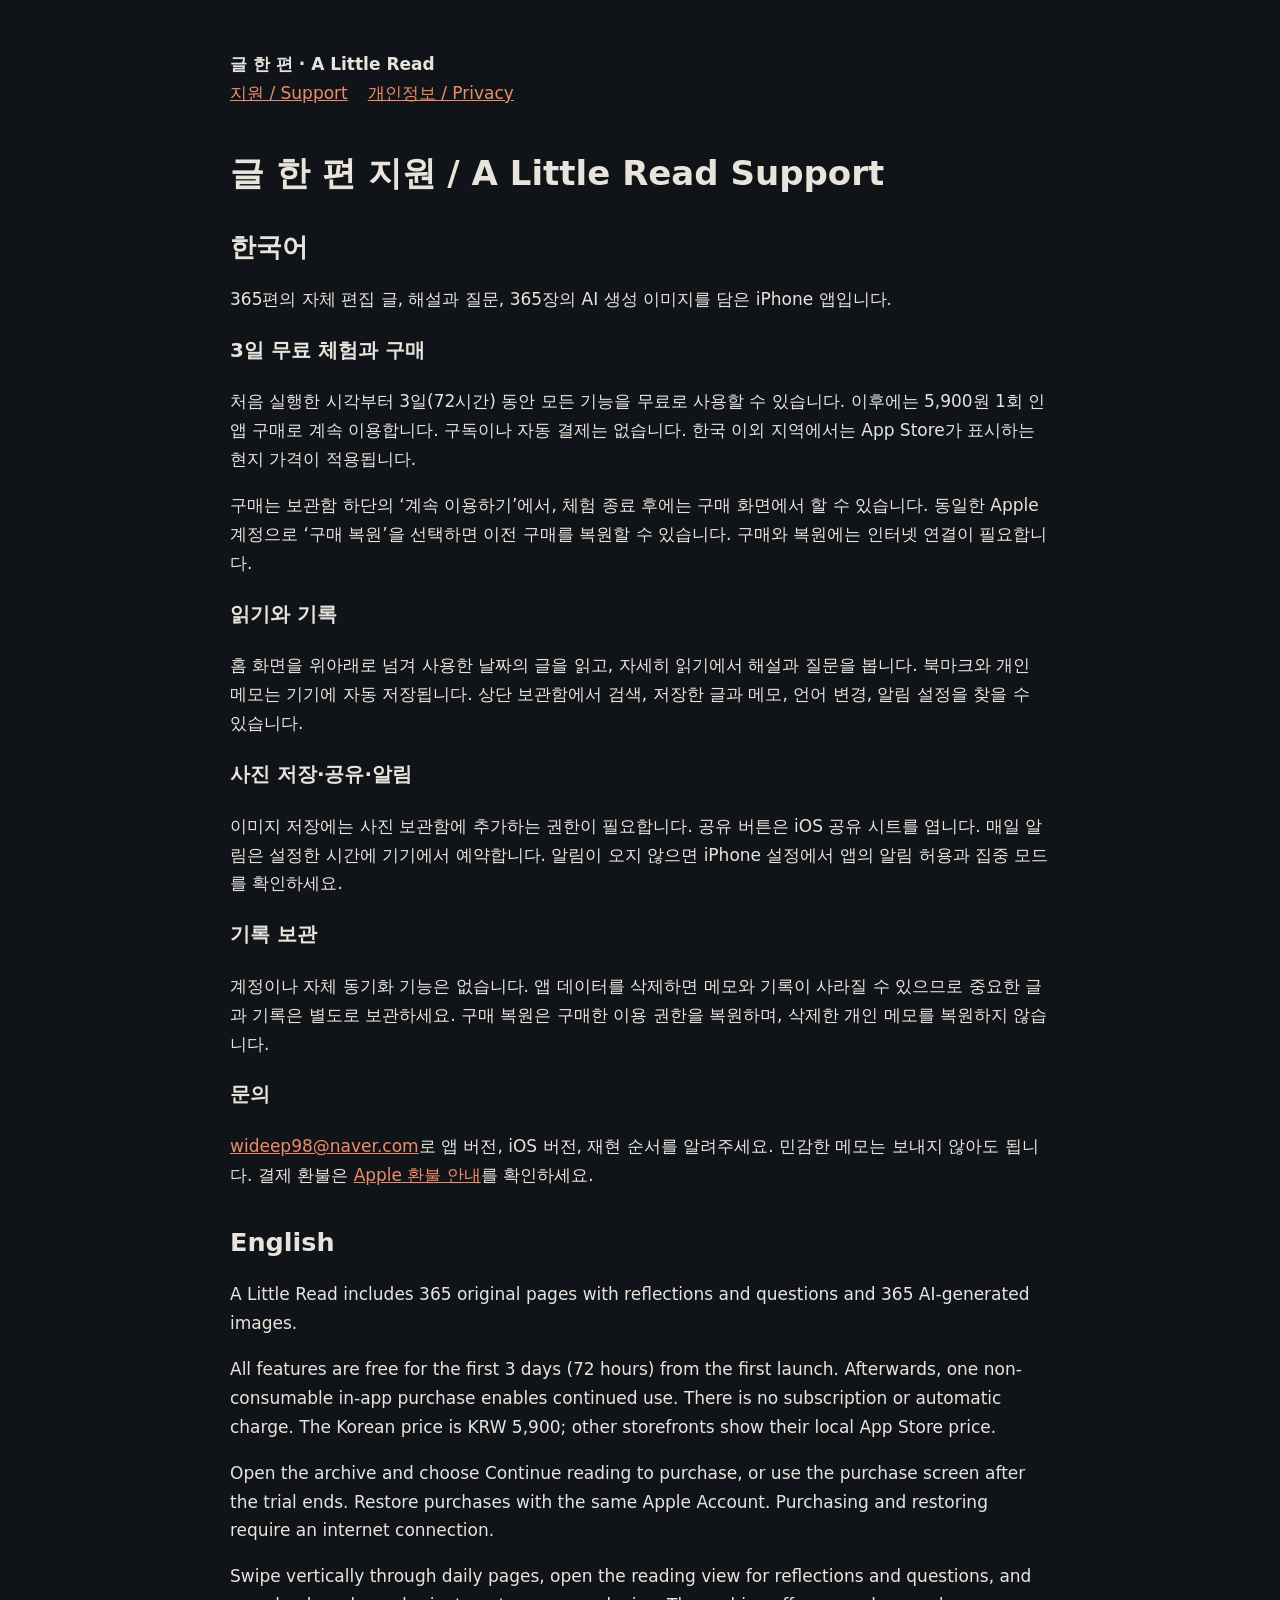
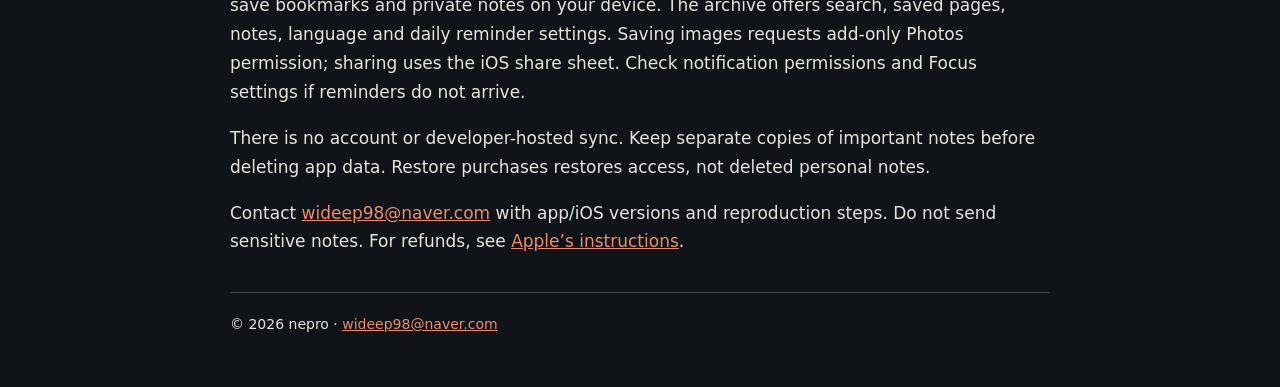
<file: index.html>
<!doctype html><html lang="ko"><meta charset="utf-8"><meta name="viewport" content="width=device-width,initial-scale=1"><title>글 한 편 · A Little Read 지원</title><link rel="stylesheet" href="style.css"><header><strong>글 한 편 · A Little Read</strong><nav><a href="index.html">지원 / Support</a><a href="privacy.html">개인정보 / Privacy</a></nav></header><main><h1>글 한 편 지원 / A Little Read Support</h1><section><h2>한국어</h2><p>365편의 자체 편집 글, 해설과 질문, 365장의 AI 생성 이미지를 담은 iPhone 앱입니다.</p><h3>3일 무료 체험과 구매</h3><p>처음 실행한 시각부터 3일(72시간) 동안 모든 기능을 무료로 사용할 수 있습니다. 이후에는 5,900원 1회 인앱 구매로 계속 이용합니다. 구독이나 자동 결제는 없습니다. 한국 이외 지역에서는 App Store가 표시하는 현지 가격이 적용됩니다.</p><p>구매는 보관함 하단의 ‘계속 이용하기’에서, 체험 종료 후에는 구매 화면에서 할 수 있습니다. 동일한 Apple 계정으로 ‘구매 복원’을 선택하면 이전 구매를 복원할 수 있습니다. 구매와 복원에는 인터넷 연결이 필요합니다.</p><h3>읽기와 기록</h3><p>홈 화면을 위아래로 넘겨 사용한 날짜의 글을 읽고, 자세히 읽기에서 해설과 질문을 봅니다. 북마크와 개인 메모는 기기에 자동 저장됩니다. 상단 보관함에서 검색, 저장한 글과 메모, 언어 변경, 알림 설정을 찾을 수 있습니다.</p><h3>사진 저장·공유·알림</h3><p>이미지 저장에는 사진 보관함에 추가하는 권한이 필요합니다. 공유 버튼은 iOS 공유 시트를 엽니다. 매일 알림은 설정한 시간에 기기에서 예약합니다. 알림이 오지 않으면 iPhone 설정에서 앱의 알림 허용과 집중 모드를 확인하세요.</p><h3>기록 보관</h3><p>계정이나 자체 동기화 기능은 없습니다. 앱 데이터를 삭제하면 메모와 기록이 사라질 수 있으므로 중요한 글과 기록은 별도로 보관하세요. 구매 복원은 구매한 이용 권한을 복원하며, 삭제한 개인 메모를 복원하지 않습니다.</p><h3>문의</h3><p><a href="mailto:wideep98@naver.com">wideep98@naver.com</a>로 앱 버전, iOS 버전, 재현 순서를 알려주세요. 민감한 메모는 보내지 않아도 됩니다. 결제 환불은 <a href="https://support.apple.com/118223">Apple 환불 안내</a>를 확인하세요.</p></section><section lang="en"><h2>English</h2><p>A Little Read includes 365 original pages with reflections and questions and 365 AI-generated images.</p><p>All features are free for the first 3 days (72 hours) from the first launch. Afterwards, one non-consumable in-app purchase enables continued use. There is no subscription or automatic charge. The Korean price is KRW 5,900; other storefronts show their local App Store price.</p><p>Open the archive and choose Continue reading to purchase, or use the purchase screen after the trial ends. Restore purchases with the same Apple Account. Purchasing and restoring require an internet connection.</p><p>Swipe vertically through daily pages, open the reading view for reflections and questions, and save bookmarks and private notes on your device. The archive offers search, saved pages, notes, language and daily reminder settings. Saving images requests add-only Photos permission; sharing uses the iOS share sheet. Check notification permissions and Focus settings if reminders do not arrive.</p><p>There is no account or developer-hosted sync. Keep separate copies of important notes before deleting app data. Restore purchases restores access, not deleted personal notes.</p><p>Contact <a href="mailto:wideep98@naver.com">wideep98@naver.com</a> with app/iOS versions and reproduction steps. Do not send sensitive notes. For refunds, see <a href="https://support.apple.com/118223">Apple’s instructions</a>.</p></section></main><footer>© 2026 nepro · <a href="mailto:wideep98@naver.com">wideep98@naver.com</a></footer></html>
</file>
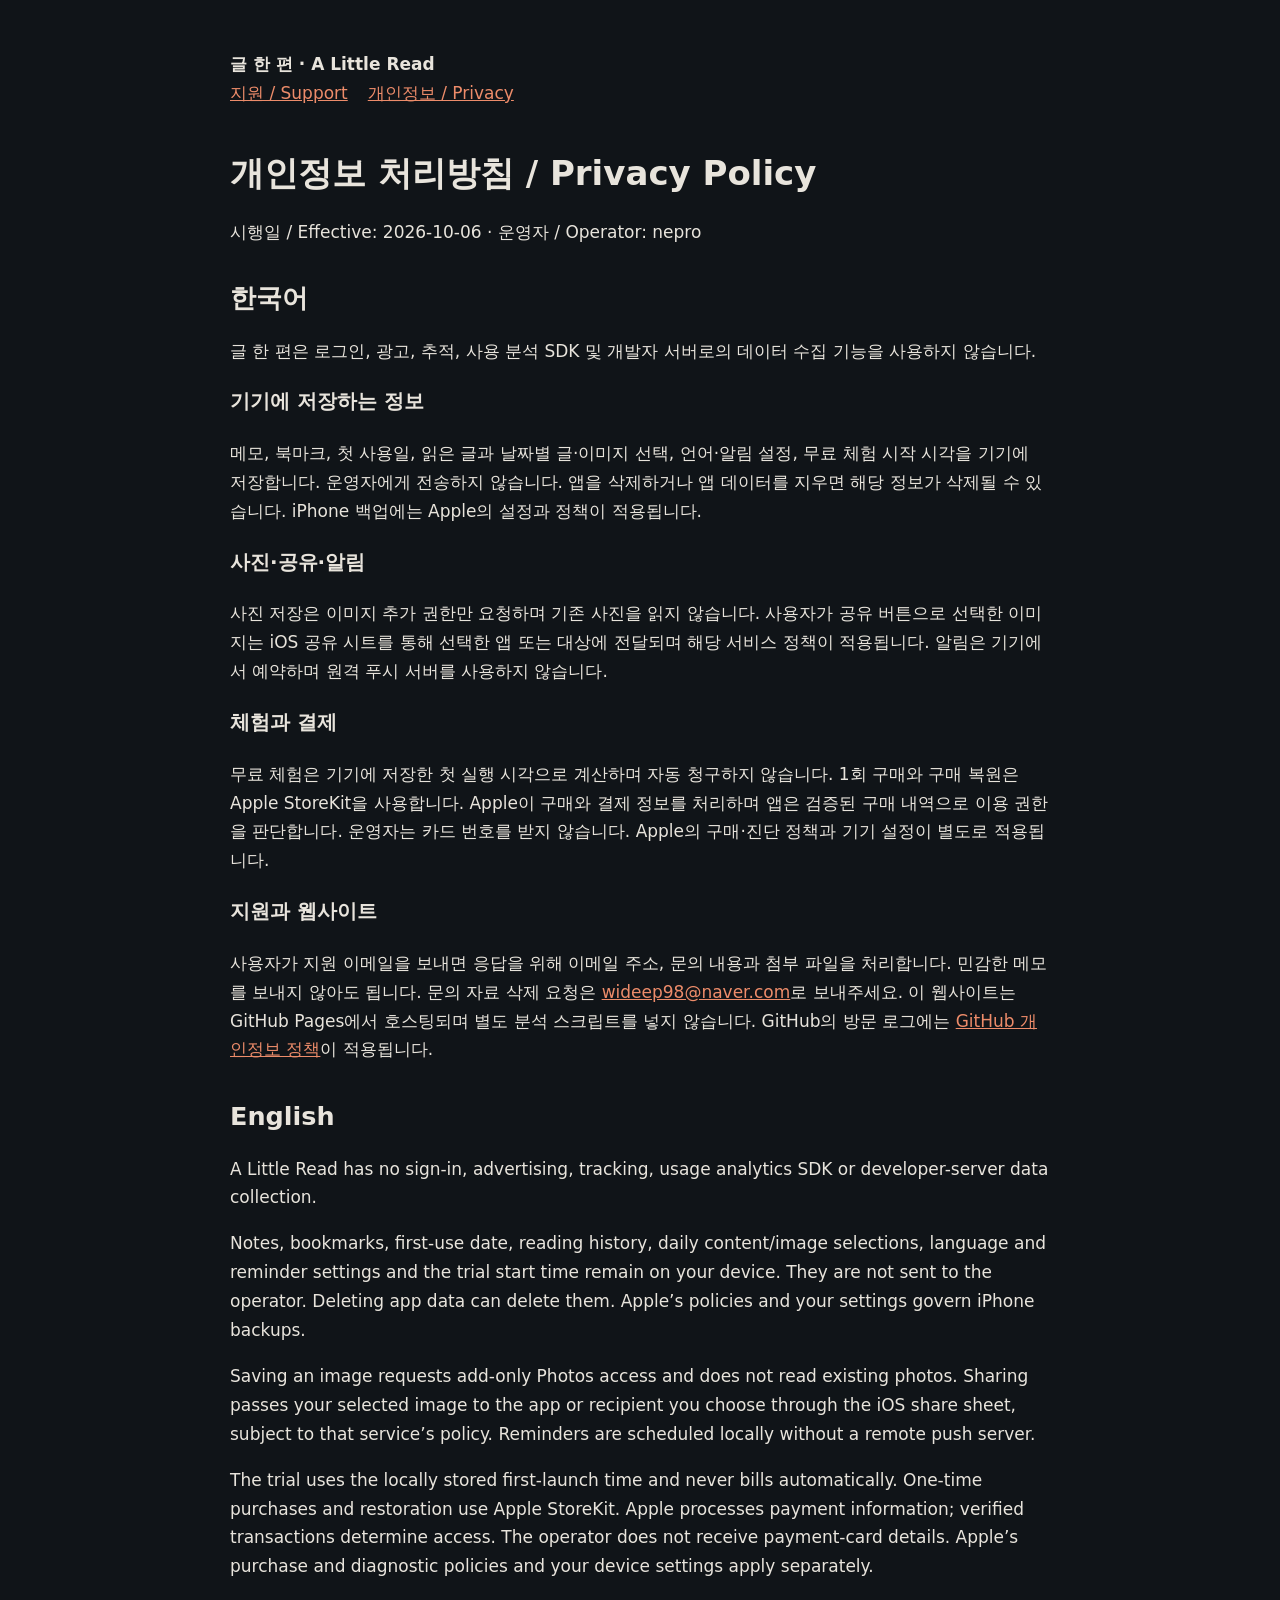
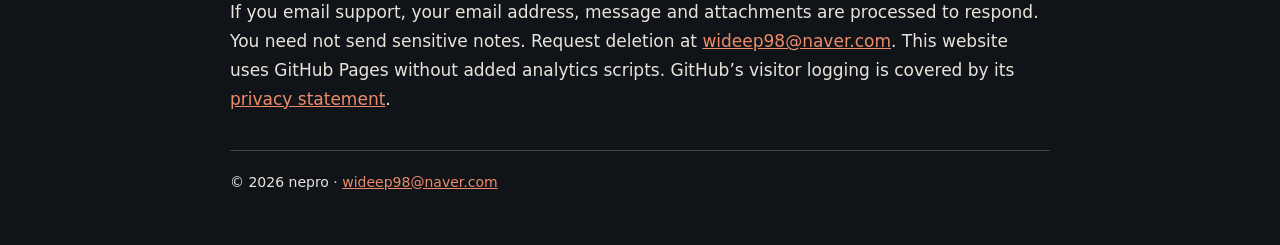
<file: privacy.html>
<!doctype html><html lang="ko"><meta charset="utf-8"><meta name="viewport" content="width=device-width,initial-scale=1"><title>글 한 편 · A Little Read 개인정보 처리방침</title><link rel="stylesheet" href="style.css"><header><strong>글 한 편 · A Little Read</strong><nav><a href="index.html">지원 / Support</a><a href="privacy.html">개인정보 / Privacy</a></nav></header><main><h1>개인정보 처리방침 / Privacy Policy</h1><p>시행일 / Effective: 2026-10-06 · 운영자 / Operator: nepro</p><section><h2>한국어</h2><p>글 한 편은 로그인, 광고, 추적, 사용 분석 SDK 및 개발자 서버로의 데이터 수집 기능을 사용하지 않습니다.</p><h3>기기에 저장하는 정보</h3><p>메모, 북마크, 첫 사용일, 읽은 글과 날짜별 글·이미지 선택, 언어·알림 설정, 무료 체험 시작 시각을 기기에 저장합니다. 운영자에게 전송하지 않습니다. 앱을 삭제하거나 앱 데이터를 지우면 해당 정보가 삭제될 수 있습니다. iPhone 백업에는 Apple의 설정과 정책이 적용됩니다.</p><h3>사진·공유·알림</h3><p>사진 저장은 이미지 추가 권한만 요청하며 기존 사진을 읽지 않습니다. 사용자가 공유 버튼으로 선택한 이미지는 iOS 공유 시트를 통해 선택한 앱 또는 대상에 전달되며 해당 서비스 정책이 적용됩니다. 알림은 기기에서 예약하며 원격 푸시 서버를 사용하지 않습니다.</p><h3>체험과 결제</h3><p>무료 체험은 기기에 저장한 첫 실행 시각으로 계산하며 자동 청구하지 않습니다. 1회 구매와 구매 복원은 Apple StoreKit을 사용합니다. Apple이 구매와 결제 정보를 처리하며 앱은 검증된 구매 내역으로 이용 권한을 판단합니다. 운영자는 카드 번호를 받지 않습니다. Apple의 구매·진단 정책과 기기 설정이 별도로 적용됩니다.</p><h3>지원과 웹사이트</h3><p>사용자가 지원 이메일을 보내면 응답을 위해 이메일 주소, 문의 내용과 첨부 파일을 처리합니다. 민감한 메모를 보내지 않아도 됩니다. 문의 자료 삭제 요청은 <a href="mailto:wideep98@naver.com">wideep98@naver.com</a>로 보내주세요. 이 웹사이트는 GitHub Pages에서 호스팅되며 별도 분석 스크립트를 넣지 않습니다. GitHub의 방문 로그에는 <a href="https://docs.github.com/en/site-policy/privacy-policies/github-general-privacy-statement">GitHub 개인정보 정책</a>이 적용됩니다.</p></section><section lang="en"><h2>English</h2><p>A Little Read has no sign-in, advertising, tracking, usage analytics SDK or developer-server data collection.</p><p>Notes, bookmarks, first-use date, reading history, daily content/image selections, language and reminder settings and the trial start time remain on your device. They are not sent to the operator. Deleting app data can delete them. Apple’s policies and your settings govern iPhone backups.</p><p>Saving an image requests add-only Photos access and does not read existing photos. Sharing passes your selected image to the app or recipient you choose through the iOS share sheet, subject to that service’s policy. Reminders are scheduled locally without a remote push server.</p><p>The trial uses the locally stored first-launch time and never bills automatically. One-time purchases and restoration use Apple StoreKit. Apple processes payment information; verified transactions determine access. The operator does not receive payment-card details. Apple’s purchase and diagnostic policies and your device settings apply separately.</p><p>If you email support, your email address, message and attachments are processed to respond. You need not send sensitive notes. Request deletion at <a href="mailto:wideep98@naver.com">wideep98@naver.com</a>. This website uses GitHub Pages without added analytics scripts. GitHub’s visitor logging is covered by its <a href="https://docs.github.com/en/site-policy/privacy-policies/github-general-privacy-statement">privacy statement</a>.</p></section></main><footer>© 2026 nepro · <a href="mailto:wideep98@naver.com">wideep98@naver.com</a></footer></html>
</file>
<file: style.css>
body{font:17px/1.7 system-ui,sans-serif;color:#e8e4dc;background:#101418;max-width:820px;margin:auto;padding:30px 24px}a{color:#ed8c6a}h1,h2{line-height:1.3}header,footer{padding:20px 0}li{margin:8px 0}nav a{margin-right:20px}footer{border-top:1px solid #444;font-size:14px}section{margin:36px 0}
</file>
